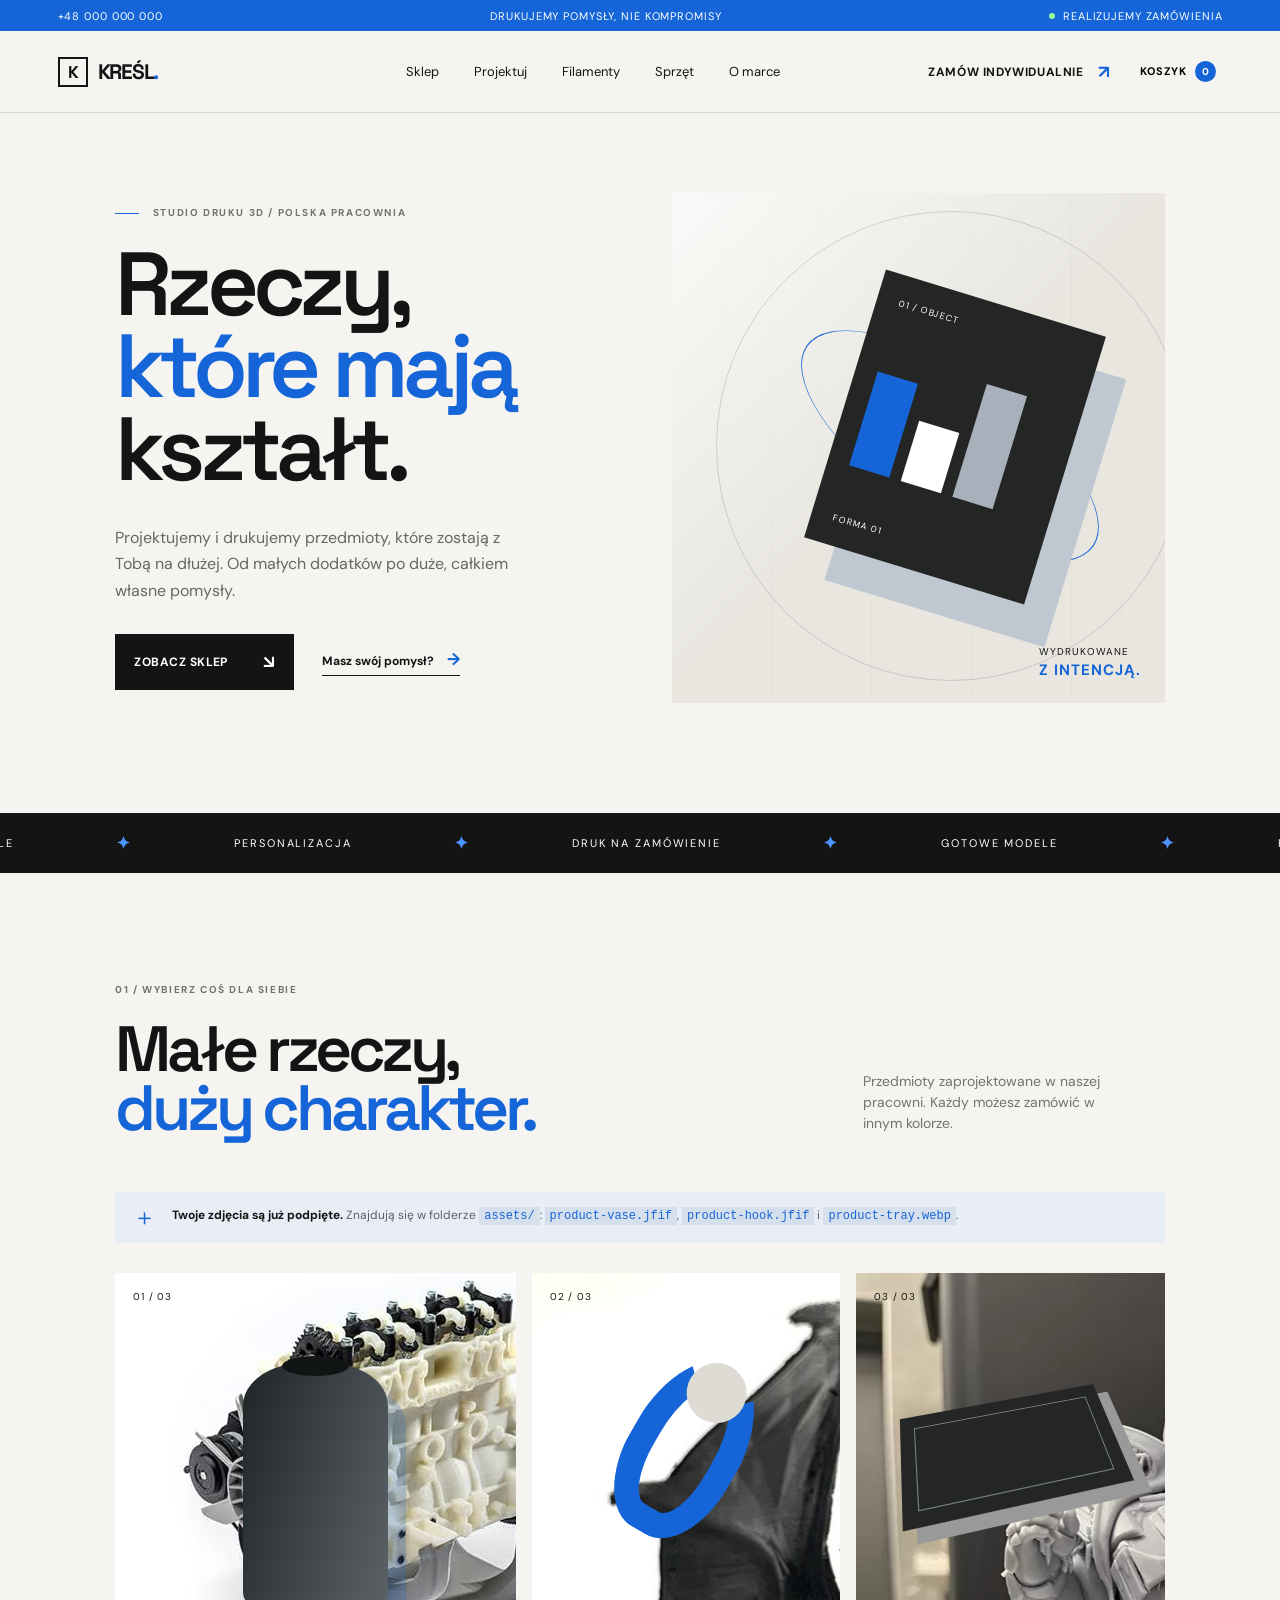
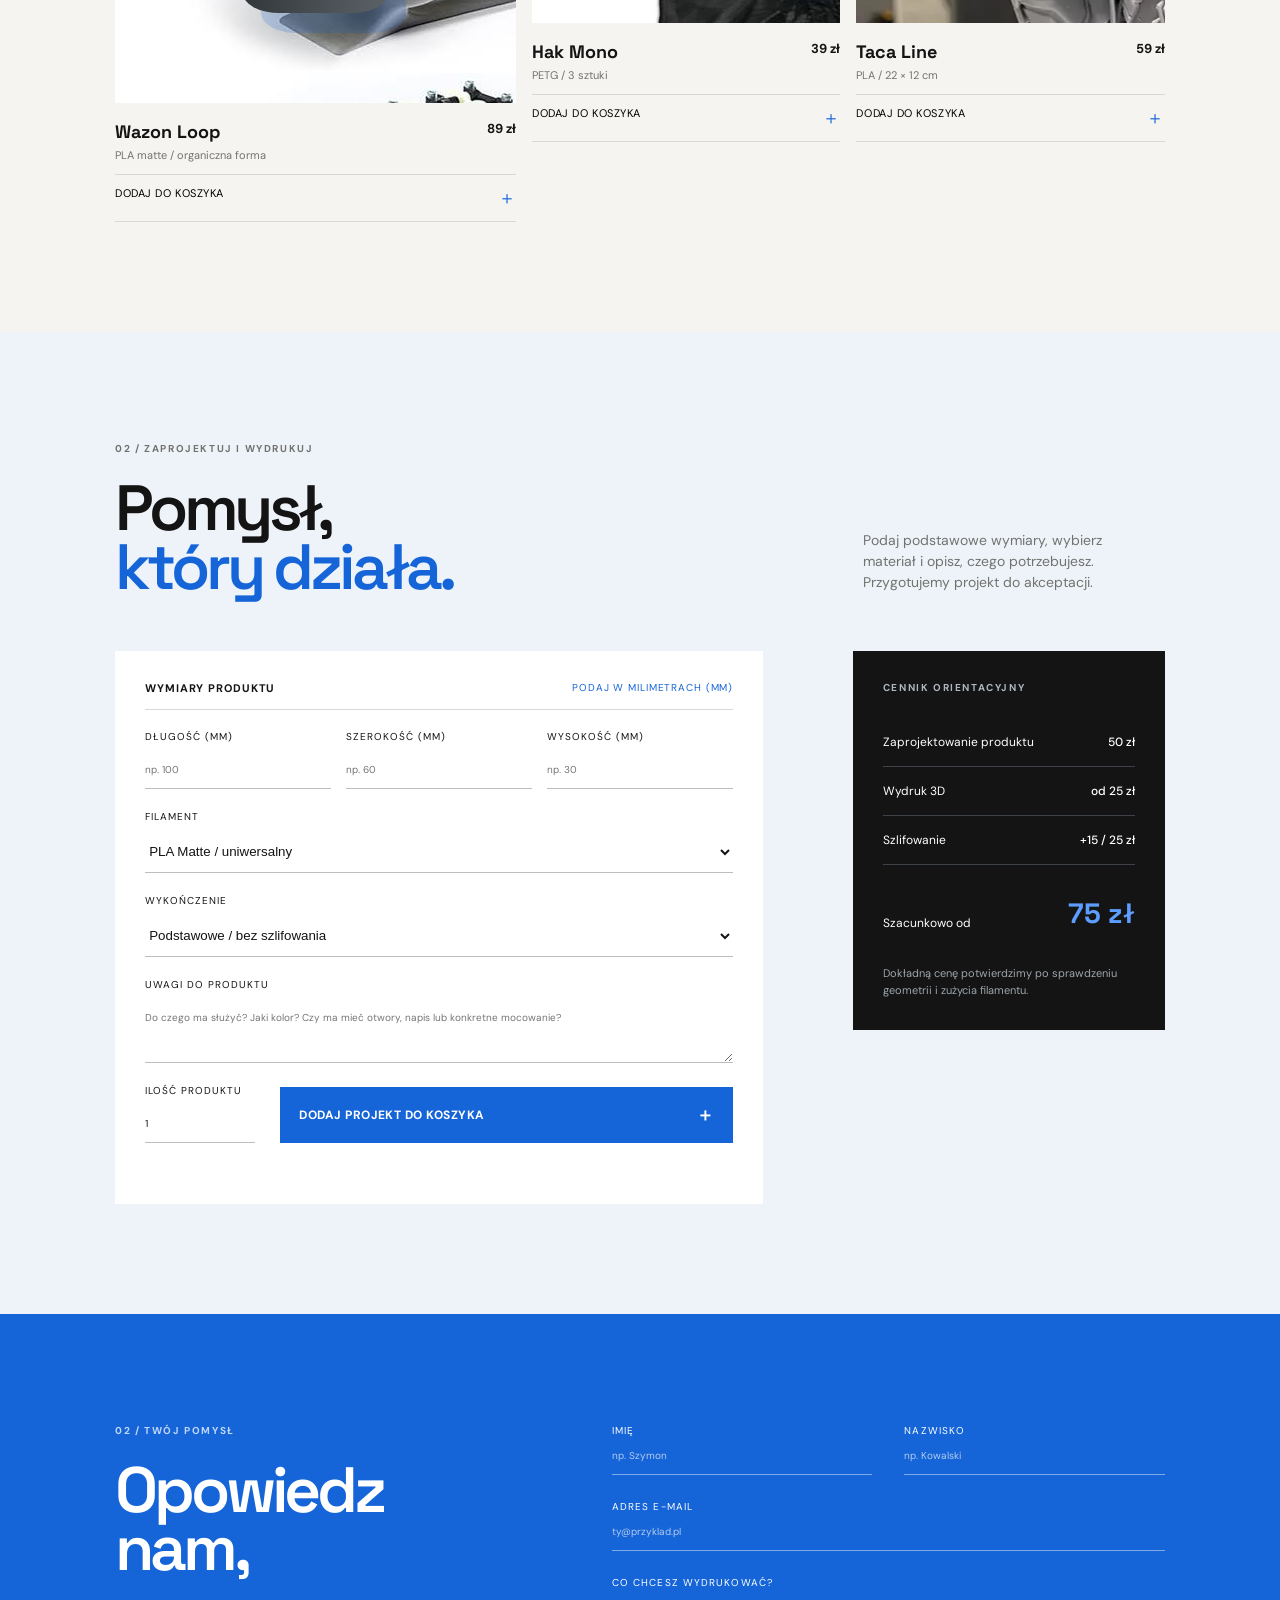
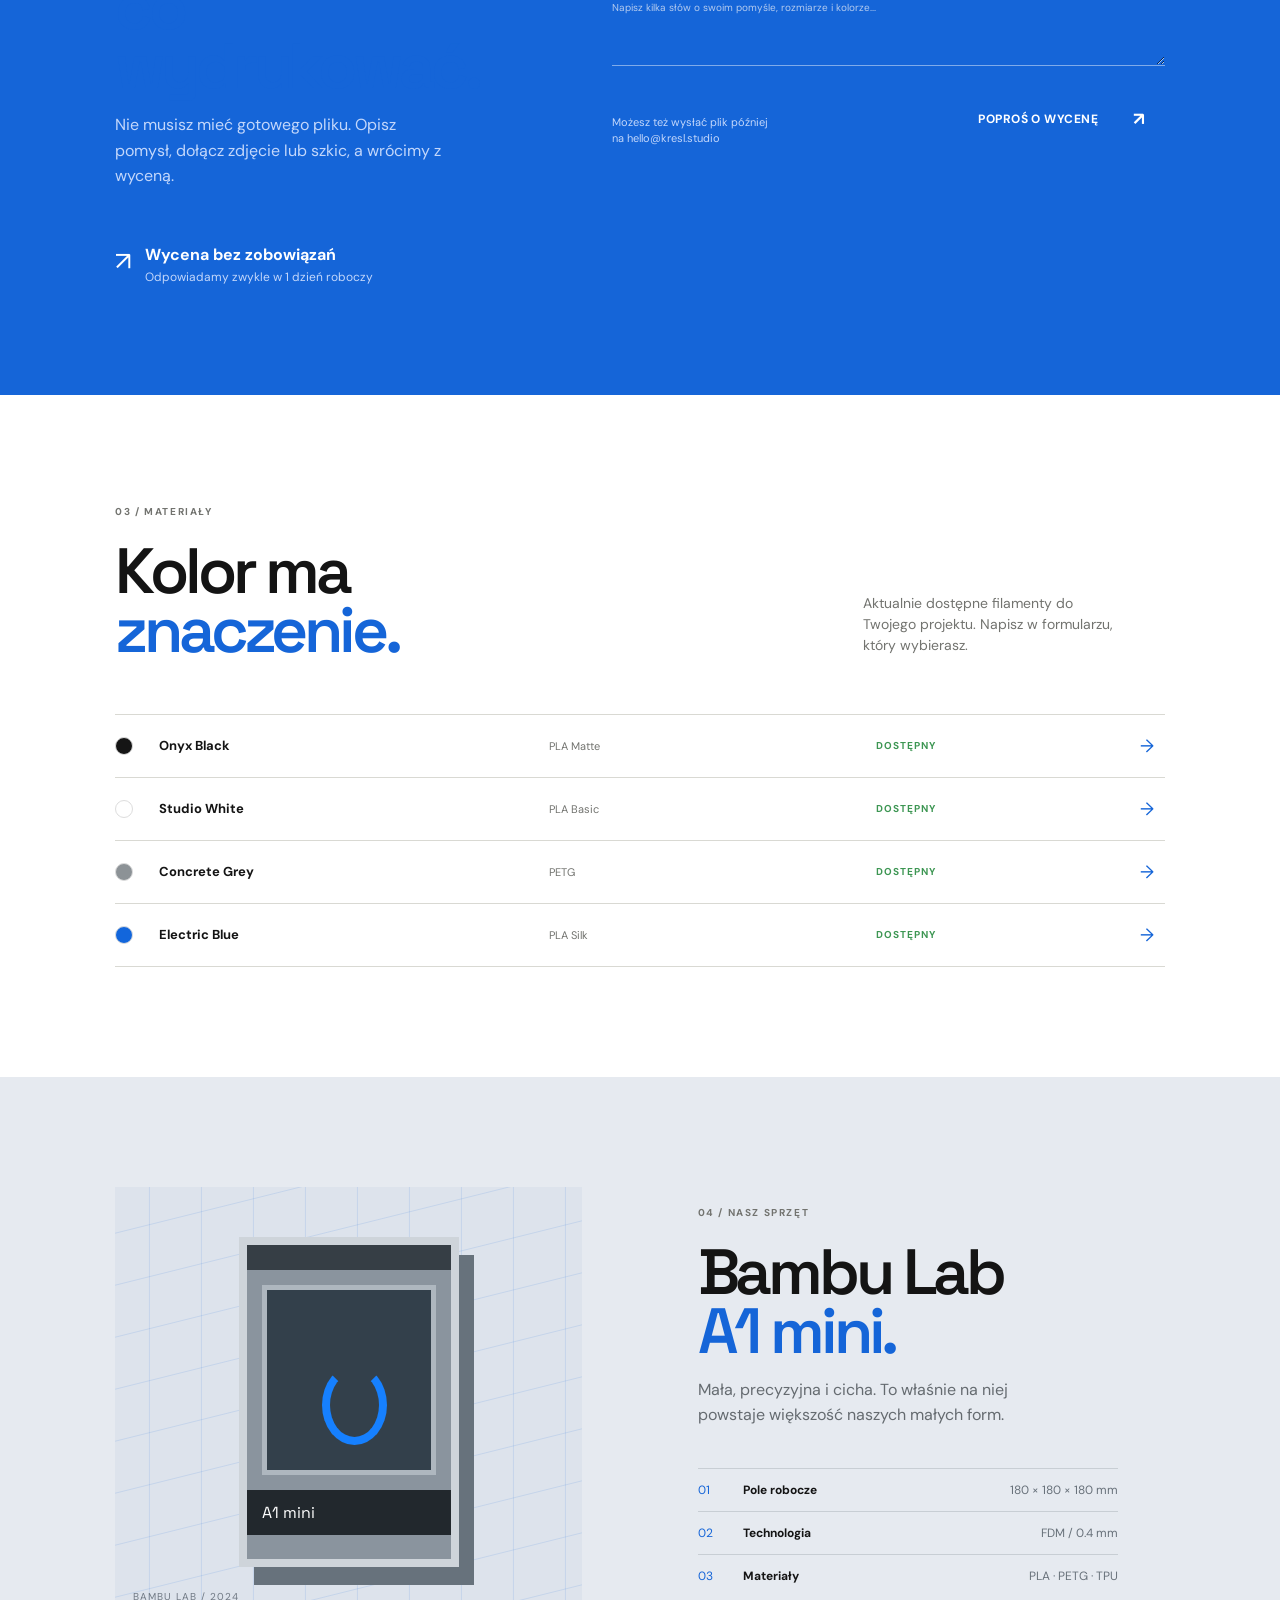
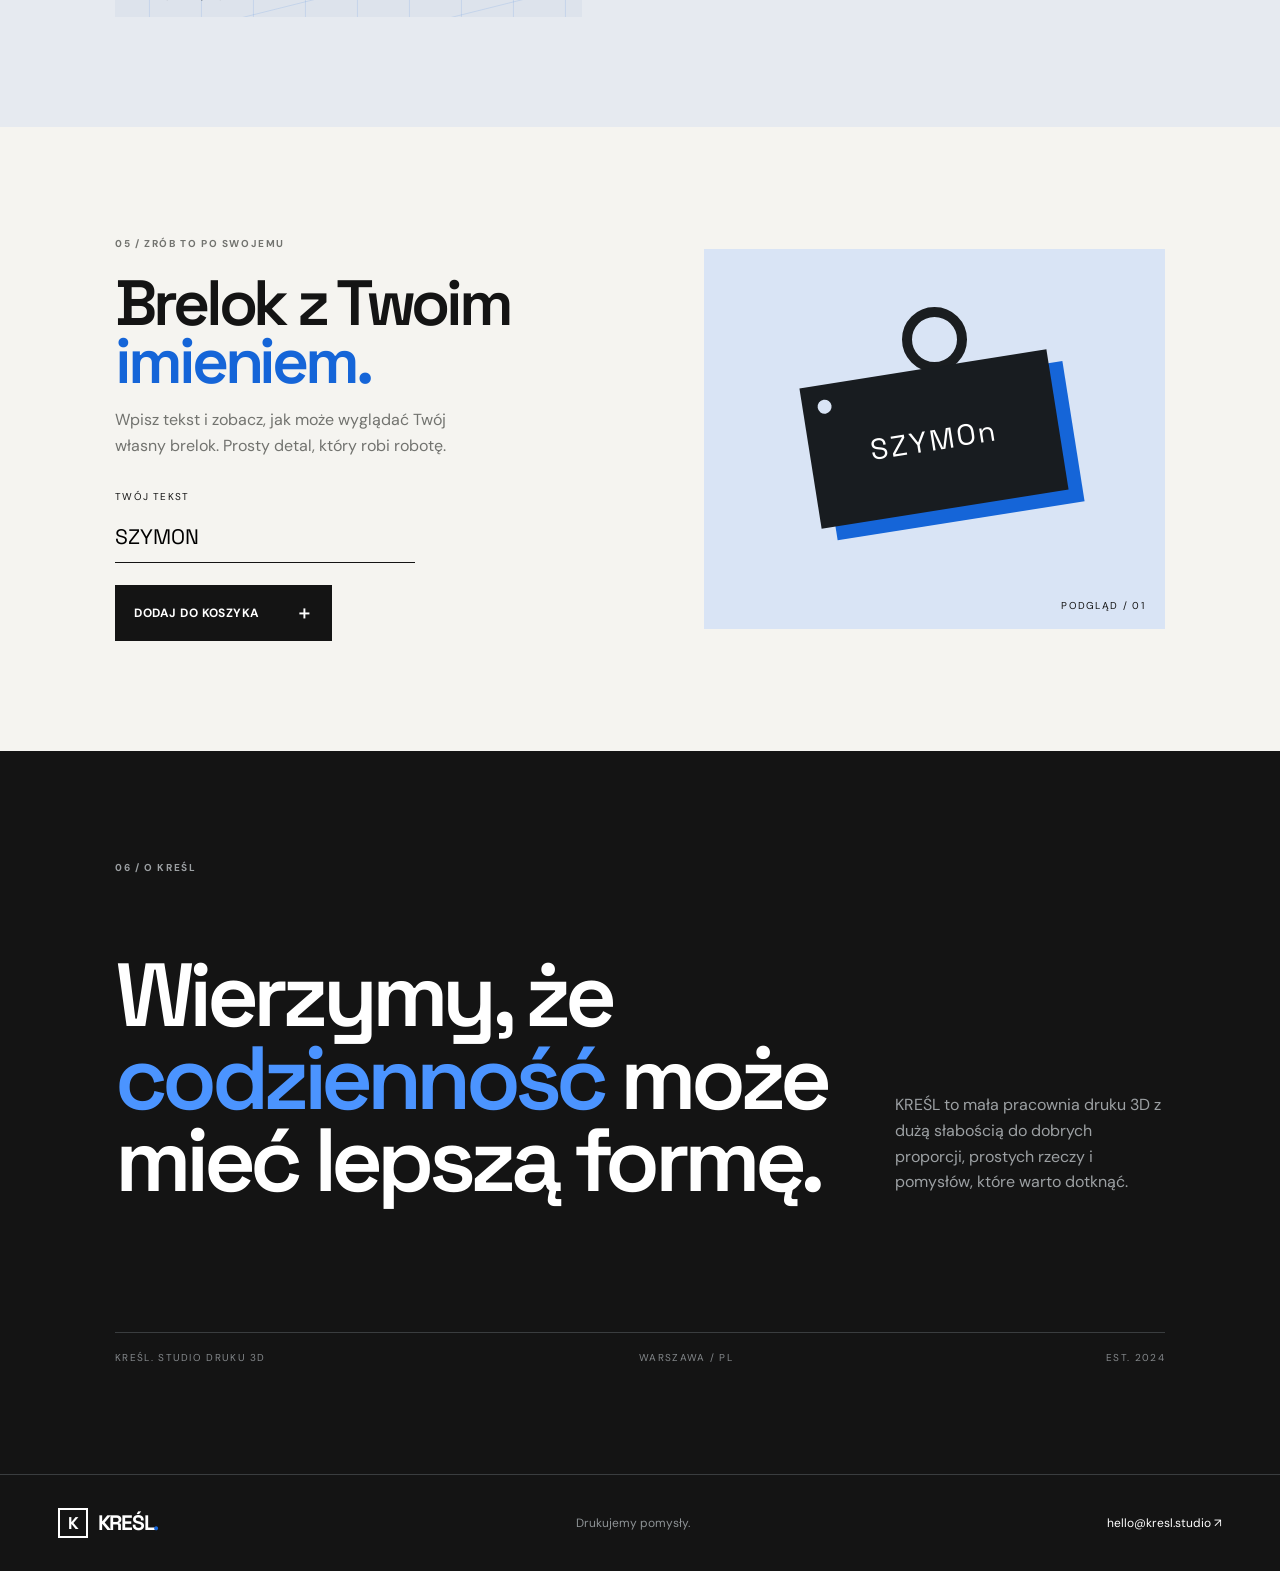
<file: index.html>
<!doctype html>
<html lang="pl">
<head>
  <meta charset="UTF-8" />
  <meta name="viewport" content="width=device-width, initial-scale=1.0" />
  <meta name="description" content="KREŚL - druk 3D na zamówienie, gotowe modele i personalizowane breloki." />
  <title>KREŚL / studio druku 3D</title>
  <link rel="preconnect" href="https://fonts.googleapis.com" />
  <link rel="preconnect" href="https://fonts.gstatic.com" crossorigin />
  <link href="https://fonts.googleapis.com/css2?family=DM+Sans:wght@400;500;600;700&family=Space+Grotesk:wght@500;600;700&display=swap" rel="stylesheet" />
  <link rel="stylesheet" href="styles.css?v=2" />
</head>
<body>
  <div class="topline">
    <a href="tel:+48000000000">+48 000 000 000</a>
    <span>drukujemy pomysły, nie kompromisy</span>
    <span class="topline-status"><i></i> realizujemy zamówienia</span>
  </div>

  <header class="nav-shell">
    <a class="brand" href="#start" aria-label="KREŚL - strona główna">
      <span class="brand-mark">K</span>
      <span>KREŚL<span class="brand-dot">.</span></span>
    </a>
    <nav class="main-nav" aria-label="Główna nawigacja">
      <a href="#sklep">Sklep</a>
      <a href="#projekt">Projektuj</a>
      <a href="#filamenty">Filamenty</a>
      <a href="#drukarka">Sprzęt</a>
      <a href="#marka">O marce</a>
    </nav>
    <div class="nav-actions"><a class="nav-cta" href="#zamowienie"><span>Zamów indywidualnie</span><span class="arrow">↗</span></a><button class="cart-button" id="openCart" type="button" aria-label="Otwórz koszyk">Koszyk <span id="cartCount">0</span></button></div>
    <button class="menu-toggle" aria-label="Otwórz menu">☰</button>
  </header>

  <main id="start">
    <section class="hero section-pad">
      <div class="hero-copy reveal">
        <p class="eyebrow"><span class="eyebrow-line"></span> studio druku 3D / polska pracownia</p>
        <h1>Rzeczy,<br /><em>które mają</em><br />kształt.</h1>
        <p class="hero-lead">Projektujemy i drukujemy przedmioty, które zostają z Tobą na dłużej. Od małych dodatków po duże, całkiem własne pomysły.</p>
        <div class="hero-actions">
          <a class="button button-dark" href="#sklep">Zobacz sklep <span>↘</span></a>
          <a class="text-link" href="#zamowienie">Masz swój pomysł? <span>→</span></a>
        </div>
      </div>
      <div class="hero-art reveal reveal-delay">
        <div class="hero-orbit orbit-one"></div>
        <div class="hero-orbit orbit-two"></div>
        <div class="hero-object">
          <span class="object-label">01 / OBJECT</span>
          <div class="object-form"><span></span><span></span><span></span></div>
          <span class="object-name">FORMA 01</span>
        </div>
        <div class="hero-note">wydrukowane<br /><strong>z intencją.</strong></div>
      </div>
    </section>

    <section class="ticker" aria-label="Oferta KREŚL">
      <div class="ticker-track"><span>GOTOWE MODELE</span><b>✦</b><span>PERSONALIZACJA</span><b>✦</b><span>DRUK NA ZAMÓWIENIE</span><b>✦</b><span>GOTOWE MODELE</span><b>✦</b><span>PERSONALIZACJA</span></div>
    </section>

    <section id="sklep" class="section-pad shop-section">
      <div class="section-heading">
        <div><p class="eyebrow">01 / wybierz coś dla siebie</p><h2>Małe rzeczy,<br /><em>duży charakter.</em></h2></div>
        <p class="section-intro">Przedmioty zaprojektowane w naszej pracowni. Każdy możesz zamówić w innym kolorze.</p>
      </div>
      <div class="photo-tip"><span class="tip-icon">＋</span><p><strong>Twoje zdjęcia są już podpięte.</strong> Znajdują się w folderze <code>assets/</code>: <code>product-vase.jfif</code>, <code>product-hook.jfif</code> i <code>product-tray.webp</code>.</p></div>
      <div class="product-grid">
        <article class="product-card product-card-wide">
          <div class="product-image product-image-vase"><span class="image-tag">01 / 03</span><span class="product-shape vase-shape"></span></div>
          <div class="product-meta"><div><h3>Wazon Loop</h3><p>PLA matte / organiczna forma</p></div><strong>89 zł</strong></div>
          <button class="product-add" data-product="Wazon Loop" data-price="89">Dodaj do koszyka <span>＋</span></button>
        </article>
        <article class="product-card">
          <div class="product-image product-image-hook"><span class="image-tag">02 / 03</span><span class="product-shape hook-shape"></span></div>
          <div class="product-meta"><div><h3>Hak Mono</h3><p>PETG / 3 sztuki</p></div><strong>39 zł</strong></div>
          <button class="product-add" data-product="Hak Mono" data-price="39">Dodaj do koszyka <span>＋</span></button>
        </article>
        <article class="product-card">
          <div class="product-image product-image-tray"><span class="image-tag">03 / 03</span><span class="product-shape tray-shape"></span></div>
          <div class="product-meta"><div><h3>Taca Line</h3><p>PLA / 22 × 12 cm</p></div><strong>59 zł</strong></div>
          <button class="product-add" data-product="Taca Line" data-price="59">Dodaj do koszyka <span>＋</span></button>
        </article>
      </div>
    </section>

    <section id="projekt" class="project-section section-pad">
      <div class="section-heading"><div><p class="eyebrow">02 / zaprojektuj i wydrukuj</p><h2>Pomysł,<br /><em>który działa.</em></h2></div><p class="section-intro">Podaj podstawowe wymiary, wybierz materiał i opisz, czego potrzebujesz. Przygotujemy projekt do akceptacji.</p></div>
      <div class="project-layout">
        <form class="project-form" id="projectForm">
          <div class="dimension-heading"><span>Wymiary produktu</span><small>podaj w milimetrach (mm)</small></div>
          <div class="dimension-grid"><label>Długość (mm)<input id="projectLength" type="number" min="1" placeholder="np. 100" required /></label><label>Szerokość (mm)<input id="projectWidth" type="number" min="1" placeholder="np. 60" required /></label><label>Wysokość (mm)<input id="projectHeight" type="number" min="1" placeholder="np. 30" required /></label></div>
          <label>Filament<select id="projectFilament"><option>PLA Matte / uniwersalny</option><option>PETG / wytrzymały</option><option>TPU / elastyczny</option><option>PLA Silk / połysk</option></select></label>
          <label>Wykończenie<select id="projectFinish"><option value="0">Podstawowe / bez szlifowania</option><option value="15">Szlifowanie (+15 zł)</option><option value="25">Szlifowanie + wygładzenie (+25 zł)</option></select></label>
          <label>Uwagi do produktu<textarea id="projectNotes" rows="3" placeholder="Do czego ma służyć? Jaki kolor? Czy ma mieć otwory, napis lub konkretne mocowanie?"></textarea></label>
          <div class="project-bottom"><label>Ilość produktu<input id="projectQuantity" type="number" min="1" value="1" required /></label><button class="button button-blue" type="submit">Dodaj projekt do koszyka <span>＋</span></button></div>
          <p class="project-error" id="projectError"></p>
        </form>
        <aside class="price-card"><p class="eyebrow">Cennik orientacyjny</p><div class="price-line"><span>Zaprojektowanie produktu</span><strong>50 zł</strong></div><div class="price-line"><span>Wydruk 3D</span><strong>od 25 zł</strong></div><div class="price-line"><span>Szlifowanie</span><strong>+15 / 25 zł</strong></div><div class="price-total"><span>Szacunkowo od</span><strong id="projectEstimate">75 zł</strong></div><p>Dokładną cenę potwierdzimy po sprawdzeniu geometrii i zużycia filamentu.</p></aside>
      </div>
    </section>

    <section id="zamowienie" class="order-section section-pad">
      <div class="order-copy"><p class="eyebrow">02 / Twój pomysł</p><h2>Opowiedz nam,<br /><em>co wydrukować.</em></h2><p>Nie musisz mieć gotowego pliku. Opisz pomysł, dołącz zdjęcie lub szkic, a wrócimy z wyceną.</p><div class="order-detail"><span>↗</span><div><strong>Wycena bez zobowiązań</strong><small>Odpowiadamy zwykle w 1 dzień roboczy</small></div></div></div>
      <form class="order-form" id="orderForm">
        <div class="form-row"><label>Imię <input type="text" name="firstName" placeholder="np. Szymon" required /></label><label>Nazwisko <input type="text" name="lastName" placeholder="np. Kowalski" required /></label></div>
        <label>Adres e-mail <input type="email" name="email" placeholder="ty@przyklad.pl" required /></label>
        <label>Co chcesz wydrukować? <textarea name="message" rows="4" placeholder="Napisz kilka słów o swoim pomyśle, rozmiarze i kolorze..." required></textarea></label>
        <div class="form-bottom"><span class="form-note">Możesz też wysłać plik później<br />na hello@kresl.studio</span><button class="button button-blue" type="submit">Poproś o wycenę <span>↗</span></button></div>
        <p class="form-success" id="formSuccess" role="status">Dziękujemy. Wiadomość jest gotowa do wysłania.</p>
      </form>
    </section>

    <section id="filamenty" class="section-pad materials-section">
      <div class="section-heading"><div><p class="eyebrow">03 / materiały</p><h2>Kolor ma<br /><em>znaczenie.</em></h2></div><p class="section-intro">Aktualnie dostępne filamenty do Twojego projektu. Napisz w formularzu, który wybierasz.</p></div>
      <div class="material-list">
        <div class="material-row"><span class="material-swatch swatch-black"></span><strong>Onyx Black</strong><span>PLA Matte</span><b>Dostępny</b><span>→</span></div>
        <div class="material-row"><span class="material-swatch swatch-white"></span><strong>Studio White</strong><span>PLA Basic</span><b>Dostępny</b><span>→</span></div>
        <div class="material-row"><span class="material-swatch swatch-grey"></span><strong>Concrete Grey</strong><span>PETG</span><b>Dostępny</b><span>→</span></div>
        <div class="material-row"><span class="material-swatch swatch-blue"></span><strong>Electric Blue</strong><span>PLA Silk</span><b>Dostępny</b><span>→</span></div>
      </div>
    </section>

    <section id="drukarka" class="printer-section section-pad"><div class="printer-visual"><div class="printer-grid-lines"></div><div class="printer-machine"><div class="printer-top"></div><div class="printer-glass"><span class="print-piece"></span></div><div class="printer-base">A1 mini</div></div><span class="printer-caption">Bambu Lab / 2024</span></div><div class="printer-copy"><p class="eyebrow">04 / nasz sprzęt</p><h2>Bambu Lab<br /><em>A1 mini.</em></h2><p>Mała, precyzyjna i cicha. To właśnie na niej powstaje większość naszych małych form.</p><ul><li><span>01</span><strong>Pole robocze</strong><b>180 × 180 × 180 mm</b></li><li><span>02</span><strong>Technologia</strong><b>FDM / 0.4 mm</b></li><li><span>03</span><strong>Materiały</strong><b>PLA · PETG · TPU</b></li></ul></div></section>

    <section id="brelok" class="keychain-section section-pad"><div class="keychain-copy"><p class="eyebrow">05 / zrób to po swojemu</p><h2>Brelok z Twoim<br /><em>imieniem.</em></h2><p>Wpisz tekst i zobacz, jak może wyglądać Twój własny brelok. Prosty detal, który robi robotę.</p><label class="keychain-input"><span>Twój tekst</span><input id="keychainText" type="text" value="SZYMOn" maxlength="12" /></label><button class="button button-dark" id="addKeychain" type="button">Dodaj do koszyka <span>＋</span></button></div><div class="keychain-preview"><div class="keychain-ring"></div><div class="keychain-tag"><span id="keychainPreview">SZYMOn</span></div><span class="preview-label">PODGLĄD / 01</span></div></section>

    <section id="marka" class="brand-section section-pad"><p class="eyebrow">06 / o KREŚL</p><div class="brand-statement"><h2>Wierzymy, że<br /><span>codzienność</span> może<br />mieć lepszą formę.</h2><p>KREŚL to mała pracownia druku 3D z dużą słabością do dobrych proporcji, prostych rzeczy i pomysłów, które warto dotknąć.</p></div><div class="brand-footer"><span>KREŚL. STUDIO DRUKU 3D</span><span>WARSZAWA / PL</span><span>EST. 2024</span></div></section>
  </main>

  <footer class="footer"><a class="brand" href="#start"><span class="brand-mark">K</span><span>KREŚL<span class="brand-dot">.</span></span></a><p>Drukujemy pomysły.</p><a href="mailto:hello@kresl.studio">hello@kresl.studio ↗</a></footer>

  <div class="cart-backdrop" id="cartBackdrop"></div>
  <aside class="cart-drawer" id="cartDrawer" aria-label="Koszyk">
    <div class="drawer-head"><div><p class="eyebrow">Twoje zakupy</p><h2>Koszyk <span id="drawerCount">(0)</span></h2></div><button class="close-button" id="closeCart" type="button" aria-label="Zamknij koszyk">×</button></div>
    <div class="cart-items" id="cartItems"><p class="empty-cart">Koszyk jest pusty.<br />Dodaj coś z katalogu.</p></div>
    <div class="drawer-bottom"><div class="cart-total"><span>Suma</span><strong id="cartTotal">0 zł</strong></div><button class="button button-blue checkout-start" id="startCheckout" type="button" disabled>Przejdź do płatności <span>↗</span></button></div>
  </aside>

  <div class="checkout-backdrop" id="checkoutBackdrop">
    <section class="checkout-modal" role="dialog" aria-modal="true" aria-labelledby="checkoutTitle">
      <button class="close-button checkout-close" id="closeCheckout" type="button" aria-label="Zamknij zamówienie">×</button>
      <div class="checkout-progress"><span class="active" data-step-dot="1">01</span><i></i><span data-step-dot="2">02</span><i></i><span data-step-dot="3">03</span></div>
      <div class="checkout-step active" data-step="1"><p class="eyebrow">Dane do wysyłki / 01</p><h2 id="checkoutTitle">Dokąd wysłać<br /><em>Twoje rzeczy?</em></h2><div class="checkout-form"><label>Imię i nazwisko<input id="shippingName" type="text" required placeholder="np. Szymon Kowalski" /></label><label>Numer telefonu<input id="shippingPhone" type="tel" required placeholder="+48 000 000 000" /></label><label>E-mail<input id="shippingEmail" type="email" required placeholder="ty@przyklad.pl" /></label><div class="checkout-next-row"><span class="checkout-error" id="shippingError"></span><button class="button button-blue" id="toDelivery" type="button">Dalej <span>→</span></button></div></div></div>
      <div class="checkout-step" data-step="2"><p class="eyebrow">Sposób dostawy / 02</p><h2>Wybierz<br /><em>przewoźnika.</em></h2><div class="carrier-grid"><button class="carrier-option" data-carrier="DPD" type="button"><strong>DPD</strong><span>od 14,99 zł</span></button><button class="carrier-option" data-carrier="DHL" type="button"><strong>DHL</strong><span>od 15,99 zł</span></button><button class="carrier-option" data-carrier="InPost" type="button"><strong>InPost</strong><span>od 13,99 zł</span></button></div><div class="delivery-choice"><label><input type="radio" name="delivery" value="Kurier" /> Kurier</label><label><input type="radio" name="delivery" value="Paczkomat" /> Paczkomat</label></div><label class="address-field" id="courierAddress">Adres zamieszkania<input id="shippingAddress" type="text" placeholder="Ulica, numer, kod pocztowy, miasto" /></label><label class="address-field hidden" id="lockerAddress">Adres paczkomatu<input id="lockerCode" type="text" placeholder="np. WAW01A" /></label><div class="checkout-next-row"><span class="checkout-error" id="deliveryError"></span><button class="button button-blue" id="toPayment" type="button">Dalej <span>→</span></button></div></div>
      <div class="checkout-step" data-step="3"><p class="eyebrow">Płatność / 03</p><h2>Zapłać<br /><em>bezpiecznie.</em></h2><div class="payment-options"><button class="payment-option selected" type="button"><strong>BLIK</strong><span>Teraz działa</span></button><button class="payment-option unavailable" type="button"><strong>Karta płatnicza</strong><span>Wkrótce</span></button><button class="payment-option unavailable" type="button"><strong>PayPal</strong><span>Wkrótce</span></button></div><label class="blik-field">Kod BLIK (6 cyfr)<input id="blikCode" type="text" inputmode="numeric" maxlength="6" placeholder="000 000" /></label><div class="checkout-next-row"><span class="checkout-error" id="paymentError"></span><button class="button button-blue" id="placeOrder" type="button">Zamów i zapłać <span>↗</span></button></div></div>
      <div class="checkout-success" id="checkoutSuccess"><div class="success-mark">✓</div><p class="eyebrow">Zamówienie przyjęte</p><h2>Dziękujemy,<br /><em>to już się dzieje.</em></h2><p id="successSummary">Potwierdzenie wyślemy na Twój e-mail.</p><strong>Szacowany czas wysyłki: 2–4 dni robocze.</strong><button class="button button-dark" id="finishOrder" type="button">Wróć do sklepu <span>↗</span></button></div>
    </section>
  </div>
  <script src="script.js?v=4"></script>
</body>
</html>
</file>
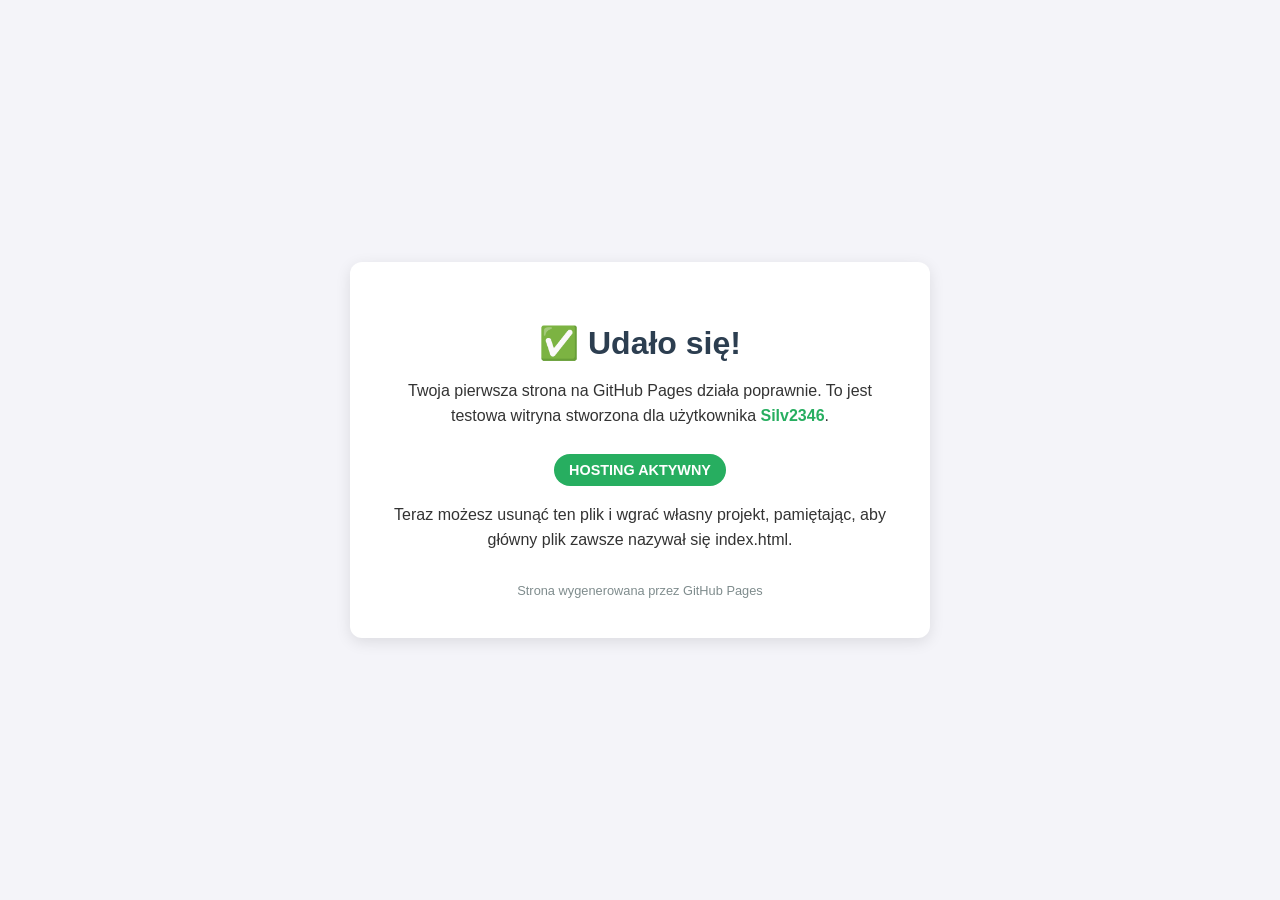
<file: gemini-code-1789841389315.html>
<!DOCTYPE html>
<html lang="pl">
<head>
    <meta charset="UTF-8">
    <meta name="viewport" content="width=device-width, initial-scale=1.0">
    <title>Silv2346 | Testowa Strona GitHub Pages</title>
    <style>
        /* Proste style CSS wewnątrz pliku, żeby nie trzeba było wgrywać drugiego */
        body {
            font-family: 'Segoe UI', Tahoma, Geneva, Verdana, sans-serif;
            margin: 0;
            padding: 0;
            background-color: #f4f4f9;
            color: #333;
            display: flex;
            justify-content: center;
            align-items: center;
            height: 100vh;
            text-align: center;
        }

        .container {
            background-color: #fff;
            padding: 40px;
            border-radius: 12px;
            box-shadow: 0 4px 15px rgba(0,0,0,0.1);
            max-width: 500px;
            width: 90%;
        }

        h1 {
            color: #2c3e50;
            margin-bottom: 10px;
        }

        .username {
            color: #27ae60;
            font-weight: bold;
        }

        p {
            line-height: 1.6;
            margin-bottom: 25px;
        }

        .status {
            display: inline-block;
            background-color: #27ae60;
            color: white;
            padding: 8px 15px;
            border-radius: 20px;
            font-weight: bold;
            font-size: 0.9em;
        }

        footer {
            margin-top: 30px;
            font-size: 0.8em;
            color: #7f8c8d;
        }
    </style>
</head>
<body>

    <div class="container">
        <h1>✅ Udało się!</h1>
        <p>Twoja pierwsza strona na GitHub Pages działa poprawnie. To jest testowa witryna stworzona dla użytkownika <span class="username">Silv2346</span>.</p>
        
        <div class="status">HOSTING AKTYWNY</div>

        <p>Teraz możesz usunąć ten plik i wgrać własny projekt, pamiętając, aby główny plik zawsze nazywał się index.html.</p>

        <footer>
            Strona wygenerowana przez GitHub Pages
        </footer>
    </div>

</body>
</html>
</file>
<file: styles.css>
* { box-sizing: border-box; }
:root { --ink:#141414; --paper:#f5f4f0; --line:#d9d9d3; --blue:#1565d8; --pale-blue:#dbe9ff; --muted:#72736f; --white:#fff; }
html { scroll-behavior:smooth; }
body { margin:0; color:var(--ink); background:var(--paper); font-family:'DM Sans', sans-serif; font-size:16px; }
a { color:inherit; text-decoration:none; }
button, input, textarea { font:inherit; }
button { cursor:pointer; }
.topline { min-height:31px; background:var(--blue); color:#fff; padding:0 4.5vw; display:flex; align-items:center; justify-content:space-between; font-size:11px; letter-spacing:.08em; text-transform:uppercase; }
.topline-status { display:flex; align-items:center; gap:8px; }.topline-status i { width:6px; height:6px; border-radius:50%; background:#92ff9b; }
.nav-shell { height:82px; padding:0 4.5vw; display:flex; align-items:center; justify-content:space-between; border-bottom:1px solid var(--line); background:var(--paper); position:sticky; top:0; z-index:10; }.brand { display:flex; align-items:center; gap:10px; font-family:'Space Grotesk', sans-serif; font-weight:700; letter-spacing:-.06em; font-size:21px; }.brand-mark { display:grid; place-items:center; width:30px; height:30px; border:2px solid var(--ink); font-size:17px; }.brand-dot { color:var(--blue); }.main-nav { display:flex; gap:35px; margin-left:100px; font-size:13px; }.main-nav a:hover, .footer a:hover { color:var(--blue); }.nav-cta { display:flex; align-items:center; gap:14px; font-size:12px; font-weight:700; text-transform:uppercase; letter-spacing:.05em; }.arrow { color:var(--blue); font-size:18px; }.menu-toggle { display:none; border:0; background:none; font-size:24px; }
.section-pad { padding:110px 9vw; }.hero { min-height:690px; display:grid; grid-template-columns:1fr 1fr; gap:5vw; align-items:center; padding-top:80px; }.eyebrow { margin:0 0 24px; font-size:10px; letter-spacing:.16em; text-transform:uppercase; color:var(--muted); font-weight:700; }.eyebrow-line { display:inline-block; width:24px; border-top:1px solid var(--blue); vertical-align:middle; margin-right:10px; }.hero h1, h2 { font-family:'Space Grotesk', sans-serif; font-weight:600; letter-spacing:-.065em; line-height:.92; margin:0; }.hero h1 { font-size:clamp(58px, 7vw, 108px); }.hero h1 em, h2 em { color:var(--blue); font-style:normal; }.hero-lead { max-width:400px; margin:35px 0 30px; color:#676862; line-height:1.65; }.hero-actions { display:flex; align-items:center; gap:28px; }.button { border:0; display:inline-flex; align-items:center; justify-content:space-between; gap:35px; padding:16px 19px; font-size:12px; font-weight:700; text-transform:uppercase; letter-spacing:.04em; transition:.25s; }.button:hover { transform:translateY(-3px); }.button-dark { color:#fff; background:var(--ink); }.button-dark span, .button-blue span { font-size:18px; }.button-blue { background:var(--blue); color:#fff; }.text-link { font-size:12px; font-weight:700; border-bottom:1px solid var(--ink); padding-bottom:5px; }.text-link span { color:var(--blue); font-size:17px; margin-left:10px; }.hero-art { height:510px; position:relative; overflow:hidden; background:#e8e6df; }.hero-art:before { content:''; position:absolute; inset:0; background:linear-gradient(135deg, rgba(255,255,255,.8), transparent 50%), repeating-linear-gradient(90deg, transparent 0, transparent 49px, rgba(0,0,0,.045) 50px); }.hero-orbit { position:absolute; border:1px solid rgba(20,20,20,.15); border-radius:50%; }.orbit-one { width:470px; height:470px; top:18px; left:9%; }.orbit-two { width:350px; height:350px; top:78px; left:21%; border-color:var(--blue); transform:rotate(35deg) scaleY(.4); }.hero-object { position:absolute; width:230px; height:280px; background:#242525; left:34%; top:104px; transform:rotate(17deg); box-shadow:32px 35px 0 #bfc7d1; display:flex; flex-direction:column; justify-content:space-between; padding:22px; color:#fff; }.object-label, .object-name { font-size:9px; letter-spacing:.13em; }.object-form { display:flex; align-items:flex-end; gap:12px; height:115px; }.object-form span { display:block; background:var(--blue); width:42px; height:98px; }.object-form span:nth-child(2) { height:63px; background:#fff; }.object-form span:nth-child(3) { height:118px; background:#a8b0bb; }.hero-note { position:absolute; bottom:22px; right:24px; font-size:10px; line-height:1.5; text-transform:uppercase; letter-spacing:.1em; }.hero-note strong { color:var(--blue); font-size:15px; }
.ticker { overflow:hidden; background:var(--ink); color:#fff; padding:19px 0; white-space:nowrap; }.ticker-track { display:flex; justify-content:space-around; align-items:center; width:125%; margin-left:-12%; font-size:11px; letter-spacing:.17em; }.ticker b { color:#4e94ff; font-size:17px; }
.section-heading { display:flex; align-items:end; justify-content:space-between; margin-bottom:54px; }.section-heading h2, .order-copy h2, .printer-copy h2, .keychain-copy h2 { font-size:clamp(43px,5vw,72px); }.section-intro { width:260px; color:var(--muted); font-size:14px; line-height:1.5; margin:0 4% 4px 0; }.photo-tip { display:flex; gap:16px; background:#e9eef6; padding:14px 18px; margin-bottom:30px; font-size:12px; color:#59616d; }.photo-tip p { margin:0; line-height:1.5; }.photo-tip strong { color:var(--ink); }.photo-tip code { background:#d6dfec; padding:2px 5px; color:var(--blue); }.tip-icon { color:var(--blue); font-size:23px; line-height:1; }.product-grid { display:grid; grid-template-columns:1.3fr 1fr 1fr; gap:16px; }.product-card { min-width:0; }.product-image { height:350px; position:relative; overflow:hidden; display:grid; place-items:center; }.product-card-wide .product-image { height:430px; }.product-image-vase { background:#e4e9ec; }.product-image-hook { background:#dedbd4; }.product-image-tray { background:#e6e0de; }.image-tag { position:absolute; top:17px; left:18px; font-size:10px; letter-spacing:.08em; }.product-shape { display:block; position:relative; transition:.4s; }.product-image:hover .product-shape { transform:scale(1.08) rotate(4deg); }.vase-shape { width:145px; height:250px; border-radius:42% 42% 25% 25% / 17% 17% 8% 8%; background:linear-gradient(105deg, #202426, #5c6368); box-shadow:18px 20px 0 rgba(21,101,216,.2); }.vase-shape:before { content:''; position:absolute; width:67px; height:20px; background:#121516; border-radius:50%; left:39px; top:-7px; }.hook-shape { width:112px; height:190px; border:26px solid var(--blue); border-radius:50% 50% 43% 43%; border-top-color:transparent; transform:rotate(30deg); }.hook-shape:after { content:''; position:absolute; width:60px; height:60px; border-radius:50%; background:#dedbd4; top:-24px; left:-1px; }.tray-shape { width:215px; height:112px; background:#242626; transform:perspective(200px) rotateX(20deg) rotateZ(-12deg); box-shadow:12px 13px 0 #999; }.tray-shape:after { content:''; position:absolute; inset:14px; border:1px solid #7c8286; }.product-meta { display:flex; justify-content:space-between; padding:17px 0 12px; }.product-meta h3 { margin:0 0 5px; font-family:'Space Grotesk'; font-size:18px; }.product-meta p { color:var(--muted); font-size:11px; margin:0; }.product-meta strong { font-size:13px; }.product-add { width:100%; padding:11px 0; border:0; border-top:1px solid var(--line); border-bottom:1px solid var(--line); background:none; text-align:left; font-size:11px; text-transform:uppercase; letter-spacing:.05em; display:flex; justify-content:space-between; }.product-add span { font-size:18px; color:var(--blue); }
.order-section { background:var(--blue); color:#fff; display:grid; grid-template-columns:.8fr 1.2fr; gap:10vw; }.order-section .eyebrow, .order-section .order-copy p { color:#c3d7fb; }.order-copy > p:not(.eyebrow) { max-width:340px; line-height:1.6; }.order-detail { display:flex; gap:14px; margin-top:55px; align-items:start; }.order-detail > span { font-size:26px; }.order-detail strong, .order-detail small { display:block; }.order-detail small { color:#c3d7fb; margin-top:4px; font-size:12px; }.order-form label { display:block; font-size:10px; text-transform:uppercase; letter-spacing:.11em; margin-bottom:25px; }.order-form input, .order-form textarea { display:block; width:100%; background:transparent; border:0; border-bottom:1px solid rgba(255,255,255,.45); padding:12px 0; color:#fff; outline:0; border-radius:0; }.order-form input::placeholder, .order-form textarea::placeholder { color:#b4cbef; }.order-form input:focus, .order-form textarea:focus { border-color:#fff; }.form-row { display:grid; grid-template-columns:1fr 1fr; gap:32px; }.form-bottom { display:flex; justify-content:space-between; align-items:end; margin-top:10px; }.form-note { color:#c3d7fb; font-size:11px; line-height:1.5; }.form-success { display:none; padding:12px; background:#0d4fac; font-size:12px; margin-top:20px; }.form-success.visible { display:block; }
.materials-section { background:#fff; }.material-list { border-top:1px solid var(--line); }.material-row { display:grid; grid-template-columns:30px 1.2fr 1fr .8fr 25px; align-items:center; gap:14px; padding:19px 0; border-bottom:1px solid var(--line); font-size:13px; }.material-row > span:last-child { color:var(--blue); font-size:18px; }.material-row > span:nth-child(3) { color:var(--muted); font-size:11px; }.material-row b { color:#3d9653; font-size:10px; text-transform:uppercase; letter-spacing:.1em; }.material-swatch { width:18px; height:18px; border-radius:50%; display:block; border:1px solid #ddd; }.swatch-black { background:#151515; }.swatch-white { background:#fff; }.swatch-grey { background:#8c9296; }.swatch-blue { background:#1266dc; }
.printer-section { display:grid; grid-template-columns:1fr 1fr; gap:9vw; align-items:center; background:#e6eaf0; }.printer-visual { height:430px; position:relative; background:#dde3ec; overflow:hidden; display:grid; place-items:center; }.printer-grid-lines { position:absolute; inset:0; background:linear-gradient(rgba(21,101,216,.12) 1px,transparent 1px),linear-gradient(90deg,rgba(21,101,216,.12) 1px,transparent 1px); background-size:40px 40px; transform:skewY(-14deg) scale(1.3); }.printer-machine { width:220px; height:330px; border:8px solid #ced4da; background:#8a949e; box-shadow:15px 18px 0 #67727c; position:relative; z-index:1; }.printer-top { height:25px; background:#363e45; }.printer-glass { margin:15px; height:190px; background:#33404b; border:5px solid #aeb7bf; position:relative; }.print-piece { position:absolute; width:65px; height:80px; border:8px solid #1680ff; border-top-color:transparent; bottom:25px; left:55px; border-radius:50%; }.printer-base { background:#22282d; color:#fff; margin-top:15px; padding:12px 15px; font-family:'Space Grotesk'; }.printer-caption { position:absolute; bottom:14px; left:18px; color:#6f7883; font-size:10px; text-transform:uppercase; letter-spacing:.1em; }.printer-copy > p:not(.eyebrow) { max-width:350px; color:#656b70; line-height:1.6; }.printer-copy ul { padding:0; margin:40px 0 0; list-style:none; max-width:420px; }.printer-copy li { display:grid; grid-template-columns:35px 1fr 1fr; gap:10px; border-top:1px solid #c8ced4; padding:13px 0; font-size:12px; }.printer-copy li span { color:var(--blue); }.printer-copy li b { text-align:right; font-weight:400; color:#68717a; }
.keychain-section { display:grid; grid-template-columns:1fr 1fr; gap:10vw; align-items:center; }.keychain-copy > p:not(.eyebrow) { color:var(--muted); max-width:360px; line-height:1.6; }.keychain-input { display:block; margin:32px 0 22px; max-width:300px; }.keychain-input span { display:block; font-size:10px; text-transform:uppercase; letter-spacing:.12em; margin-bottom:8px; }.keychain-input input { width:100%; padding:12px 0; background:none; border:0; border-bottom:1px solid var(--ink); outline:none; font-size:21px; font-family:'Space Grotesk'; text-transform:uppercase; }.keychain-preview { height:380px; background:#d9e4f5; position:relative; display:grid; place-items:center; }.keychain-ring { width:65px; height:65px; border:10px solid #1a1d20; border-radius:50%; position:absolute; top:58px; }.keychain-tag { width:250px; height:142px; background:#181c20; color:#fff; display:grid; place-items:center; font-family:'Space Grotesk'; font-size:29px; letter-spacing:.08em; transform:rotate(-9deg); box-shadow:14px 14px 0 var(--blue); }.keychain-tag:before { content:''; position:absolute; width:14px; height:14px; border-radius:50%; background:#d9e4f5; top:15px; left:15px; }.preview-label { position:absolute; bottom:17px; right:20px; font-size:10px; letter-spacing:.13em; }
.brand-section { background:var(--ink); color:#fff; min-height:650px; }.brand-section .eyebrow { color:#9ca0a3; }.brand-statement { display:flex; justify-content:space-between; align-items:end; margin:80px 0 130px; }.brand-statement h2 { font-size:clamp(50px, 7vw, 104px); }.brand-statement h2 span { color:#4b94ff; }.brand-statement p { width:270px; color:#9ca0a3; line-height:1.6; margin-bottom:7px; }.brand-footer { display:flex; justify-content:space-between; border-top:1px solid #3a3d3f; padding-top:18px; color:#84888b; font-size:10px; letter-spacing:.13em; }.footer { background:var(--ink); color:#fff; border-top:1px solid #3a3d3f; padding:28px 4.5vw; display:flex; justify-content:space-between; align-items:center; font-size:12px; }.footer .brand-mark { border-color:#fff; }.footer p { color:#8d9295; }
.reveal { animation:rise .8s both; }.reveal-delay { animation-delay:.15s; }.product-image-vase { background-image:url('assets/product-vase.jpg'); }.product-image-hook { background-image:url('assets/product-hook.jpg'); }.product-image-tray { background-image:url('assets/product-tray.jpg'); }@keyframes rise { from { opacity:0; transform:translateY(22px); } to { opacity:1; transform:translateY(0); } }
@media (max-width:800px) { .topline { padding:0 18px; font-size:9px; }.topline > span:nth-child(2) { display:none; }.nav-shell { padding:0 18px; height:68px; }.main-nav, .nav-cta { display:none; }.menu-toggle { display:block; }.section-pad { padding:72px 6vw; }.hero { display:block; min-height:0; padding-top:70px; }.hero h1 { font-size:16vw; }.hero-art { height:390px; margin-top:54px; }.hero-object { left:28%; top:75px; transform:rotate(13deg) scale(.85); }.hero-orbit { left:4%; }.hero-lead { font-size:14px; }.hero-actions { flex-wrap:wrap; }.section-heading { display:block; }.section-intro { margin:25px 0 0; width:auto; }.product-grid { grid-template-columns:1fr; }.product-card-wide .product-image, .product-image { height:310px; }.product-card-wide { grid-column:auto; }.form-row, .order-section, .printer-section, .keychain-section { grid-template-columns:1fr; }.order-section { gap:50px; }.brand-statement { display:block; margin:55px 0 90px; }.brand-statement p { margin-top:35px; width:auto; }.brand-footer { gap:10px; flex-wrap:wrap; }.printer-visual { height:350px; }.material-row { grid-template-columns:25px 1fr 25px; }.material-row > span:nth-child(3), .material-row b { display:none; }.footer { flex-wrap:wrap; gap:20px; }.footer p { order:3; width:100%; margin:0; }.ticker-track { width:200%; margin-left:-50%; }.keychain-preview { margin-top:10px; }.photo-tip { align-items:flex-start; } }

.nav-actions { display:flex; align-items:center; gap:24px; }.cart-button { border:0; background:none; text-transform:uppercase; letter-spacing:.08em; font-size:11px; font-weight:700; }.cart-button span { display:inline-grid; place-items:center; width:21px; height:21px; margin-left:5px; background:var(--blue); color:#fff; border-radius:50%; font-size:10px; }
.cart-backdrop, .checkout-backdrop { position:fixed; inset:0; z-index:20; background:rgba(20,20,20,.45); opacity:0; pointer-events:none; transition:opacity .25s; }.cart-backdrop.visible, .checkout-backdrop.visible { opacity:1; pointer-events:auto; }.cart-drawer { position:fixed; z-index:21; right:0; top:0; bottom:0; width:min(460px, 100%); padding:38px 38px 30px; background:var(--paper); transform:translateX(100%); transition:transform .3s; display:flex; flex-direction:column; }.cart-drawer.open { transform:translateX(0); }.drawer-head { display:flex; justify-content:space-between; align-items:start; border-bottom:1px solid var(--line); padding-bottom:20px; }.drawer-head .eyebrow { margin-bottom:8px; }.drawer-head h2 { font-size:38px; }.drawer-head h2 span { color:var(--blue); font-size:15px; letter-spacing:0; }.close-button { border:0; background:none; font-size:31px; line-height:1; color:var(--ink); }.cart-items { flex:1; overflow:auto; padding:22px 0; }.empty-cart { color:var(--muted); line-height:1.7; }.cart-item { display:grid; grid-template-columns:62px 1fr auto; gap:14px; align-items:center; border-bottom:1px solid var(--line); padding:14px 0; }.cart-thumb { width:62px; height:62px; background-size:cover; background-position:center; }.cart-item h3 { margin:0 0 4px; font-family:'Space Grotesk'; font-size:15px; }.cart-item p { margin:0; color:var(--muted); font-size:11px; }.cart-item strong { font-size:13px; }.remove-item { grid-column:2; background:none; border:0; padding:4px 0 0; text-align:left; color:var(--blue); font-size:10px; text-transform:uppercase; letter-spacing:.08em; }.drawer-bottom { border-top:1px solid var(--line); padding-top:20px; }.cart-total { display:flex; justify-content:space-between; margin-bottom:18px; font-size:13px; }.cart-total strong { font-family:'Space Grotesk'; font-size:20px; }.checkout-start { width:100%; }.checkout-start:disabled { opacity:.4; cursor:not-allowed; }
.checkout-backdrop { z-index:30; display:grid; place-items:center; padding:20px; }.checkout-modal { position:relative; width:min(670px, 100%); max-height:92vh; overflow:auto; background:var(--paper); padding:46px clamp(24px, 6vw, 65px) 55px; }.checkout-close { position:absolute; top:20px; right:22px; }.checkout-progress { display:flex; align-items:center; gap:10px; margin-bottom:38px; color:#a2a39f; font-size:10px; letter-spacing:.12em; }.checkout-progress span.active { color:var(--blue); font-weight:700; }.checkout-progress i { height:1px; width:50px; background:var(--line); }.checkout-step { display:none; }.checkout-step.active { display:block; }.checkout-step h2 { font-size:clamp(42px, 6vw, 66px); margin-bottom:34px; }.checkout-form label, .address-field, .blik-field { display:block; margin-bottom:21px; font-size:10px; text-transform:uppercase; letter-spacing:.1em; }.checkout-form input, .address-field input, .blik-field input { display:block; width:100%; border:0; border-bottom:1px solid #bdbeb9; background:none; padding:13px 0; outline:0; color:var(--ink); }.checkout-form input:focus, .address-field input:focus, .blik-field input:focus { border-color:var(--blue); }.checkout-next-row { display:flex; justify-content:space-between; align-items:end; gap:15px; margin-top:30px; }.checkout-error { color:#bd3030; font-size:11px; min-height:16px; }.carrier-grid { display:grid; grid-template-columns:repeat(3, 1fr); gap:10px; margin-bottom:20px; }.carrier-option, .payment-option { border:1px solid var(--line); background:transparent; padding:18px 14px; text-align:left; }.carrier-option.selected, .payment-option.selected { border-color:var(--blue); box-shadow:inset 0 -3px var(--blue); }.carrier-option strong, .carrier-option span, .payment-option strong, .payment-option span { display:block; }.carrier-option span, .payment-option span { margin-top:7px; color:var(--muted); font-size:10px; }.delivery-choice { display:flex; gap:25px; margin:24px 0; font-size:12px; }.delivery-choice label { display:flex; gap:7px; align-items:center; }.hidden { display:none !important; }.payment-options { display:grid; grid-template-columns:repeat(3, 1fr); gap:10px; margin-bottom:27px; }.payment-option.unavailable { opacity:.45; cursor:not-allowed; }.blik-field input { font-size:25px; font-family:'Space Grotesk'; letter-spacing:.2em; }.checkout-success { display:none; text-align:center; }.checkout-success.visible { display:block; }.checkout-success .success-mark { width:54px; height:54px; display:grid; place-items:center; margin:0 auto 25px; color:#fff; background:var(--blue); border-radius:50%; font-size:26px; }.checkout-success h2 { margin-bottom:22px; }.checkout-success > p:not(.eyebrow) { color:var(--muted); font-size:14px; line-height:1.5; }.checkout-success > strong { display:block; margin:25px 0; font-size:13px; }
.product-image-vase { background-image:url('assets/product-vase.jfif'); }.product-image-hook { background-image:url('assets/product-hook.jfif'); }.product-image-tray { background-image:url('assets/product-tray.webp'); }
.project-section { background:#eef3f9; }.project-layout { display:grid; grid-template-columns:1.35fr .65fr; gap:7vw; align-items:start; }.project-form { background:#fff; padding:30px; }.dimension-heading { display:flex; justify-content:space-between; border-bottom:1px solid var(--line); padding-bottom:14px; margin-bottom:20px; text-transform:uppercase; font-size:11px; letter-spacing:.08em; font-weight:700; }.dimension-heading small { color:var(--blue); font-size:10px; font-weight:400; }.dimension-grid { display:grid; grid-template-columns:repeat(3,1fr); gap:15px; }.project-form label { display:block; margin-bottom:21px; font-size:10px; text-transform:uppercase; letter-spacing:.1em; }.project-form input, .project-form select, .project-form textarea { display:block; width:100%; margin-top:8px; padding:12px 0; border:0; border-bottom:1px solid #bdbeb9; background:transparent; color:var(--ink); outline:none; }.project-form select { padding-right:10px; }.project-form input:focus, .project-form select:focus, .project-form textarea:focus { border-color:var(--blue); }.project-bottom { display:flex; align-items:end; justify-content:space-between; gap:25px; }.project-bottom label { width:110px; margin-bottom:0; }.project-bottom .button { flex:1; }.project-error { color:#bd3030; font-size:11px; min-height:16px; margin:15px 0 0; }.price-card { background:var(--ink); color:#fff; padding:30px; }.price-card .eyebrow { color:#aeb6c0; }.price-line, .price-total { display:flex; justify-content:space-between; gap:15px; padding:16px 0; border-bottom:1px solid #3c4247; font-size:12px; }.price-line strong { font-weight:500; }.price-total { border:0; margin-top:14px; align-items:end; }.price-total strong { color:#5d9dff; font-family:'Space Grotesk'; font-size:28px; }.price-card > p:last-child { color:#9da5ac; font-size:11px; line-height:1.6; margin:18px 0 0; }
@media (max-width:800px) { .nav-actions { margin-left:auto; margin-right:16px; }.nav-cta { display:none; }.cart-drawer { padding:28px 22px; }.checkout-modal { padding:40px 22px 30px; }.carrier-grid, .payment-options { grid-template-columns:1fr; }.checkout-progress { margin-bottom:25px; } }
@media (max-width:800px) { .project-layout { grid-template-columns:1fr; gap:25px; }.project-form { padding:20px; }.dimension-grid { grid-template-columns:1fr; gap:0; }.project-bottom { align-items:stretch; flex-direction:column; gap:12px; }.project-bottom label { width:100%; }.project-bottom .button { width:100%; } }
</file>
